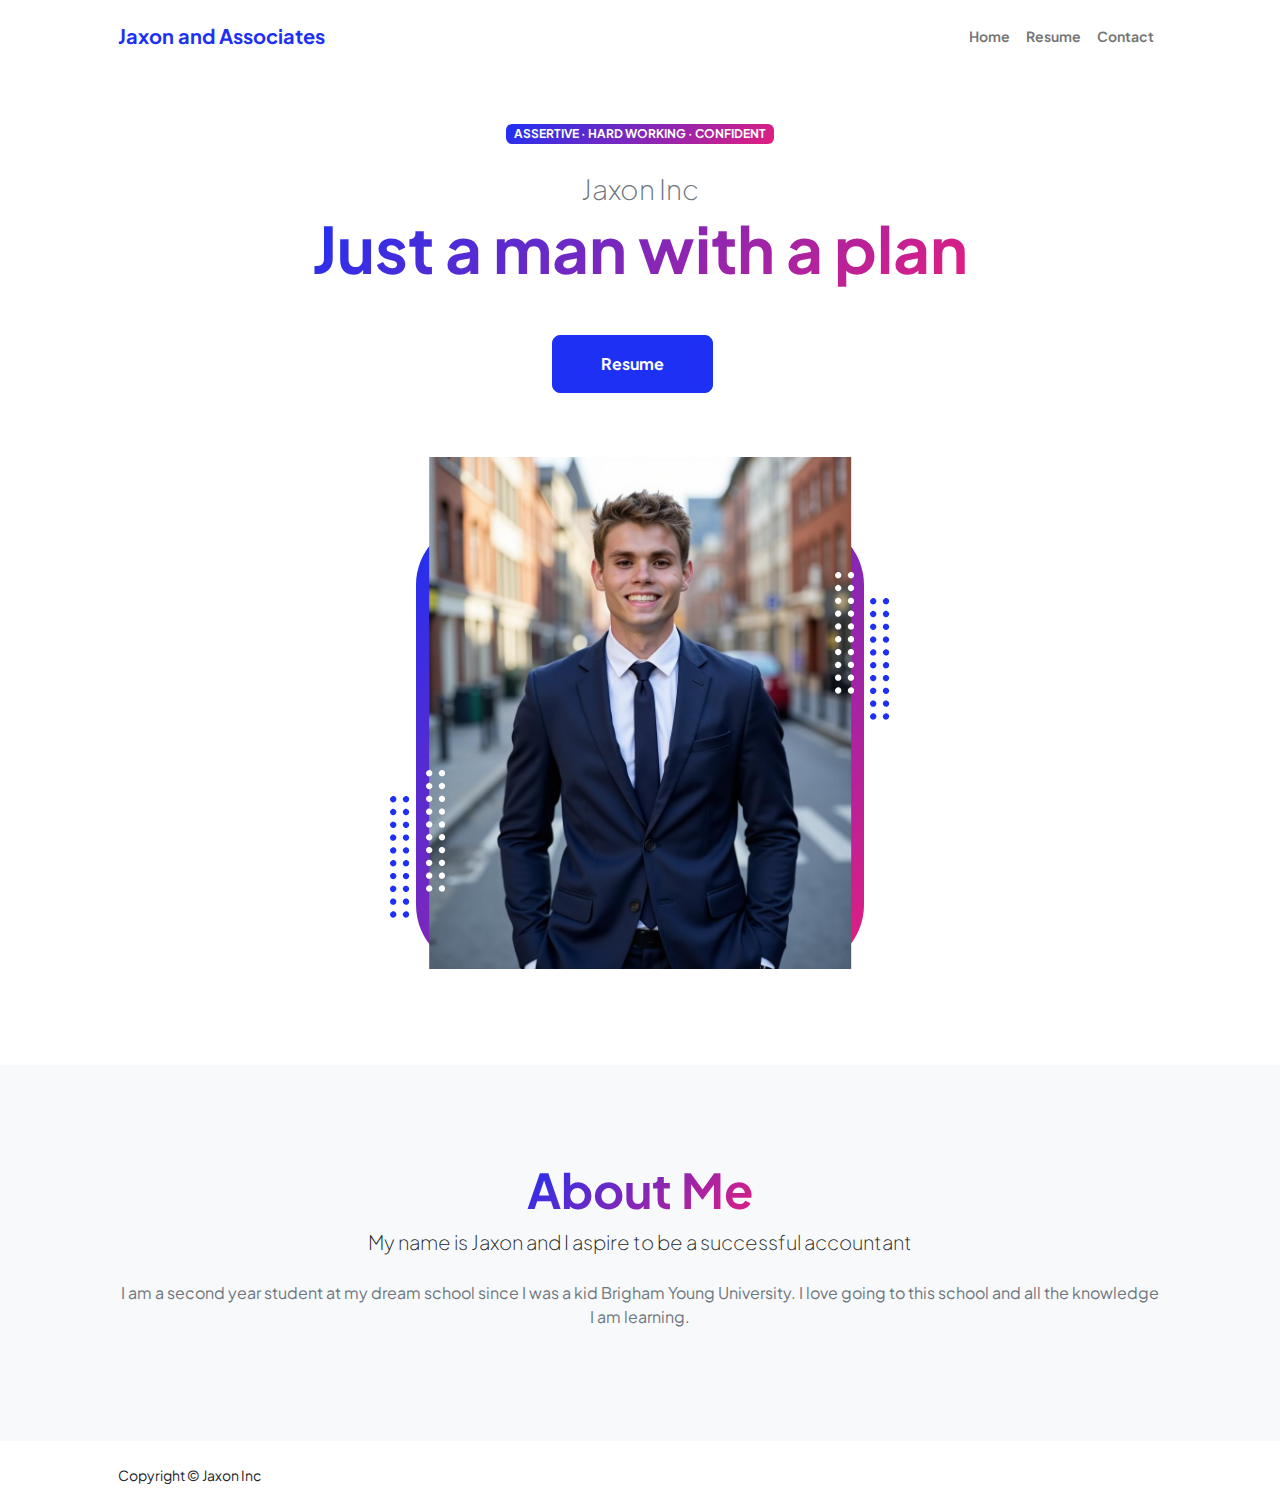
<file: index.html>
<!DOCTYPE html>
<html lang="en">
    <head>
        <meta charset="utf-8" />
        <meta name="viewport" content="width=device-width, initial-scale=1, shrink-to-fit=no" />
        <meta name="description" content="Life of Jaxon" />
        <meta name="author" content="" />
        <title>Jaxon-Resume, BYU Student</title>
        <!-- Favicon-->
        <link rel="icon" type="image/x-icon" href="assets/favicon.ico" />
        <!-- Custom Google font-->
        <link rel="preconnect" href="https://fonts.googleapis.com" />
        <link rel="preconnect" href="https://fonts.gstatic.com" crossorigin />
        <link href="https://fonts.googleapis.com/css2?family=Plus+Jakarta+Sans:wght@100;200;300;400;500;600;700;800;900&amp;display=swap" rel="stylesheet" />
        <!-- Bootstrap icons-->
        <link href="https://cdn.jsdelivr.net/npm/bootstrap-icons@1.8.1/font/bootstrap-icons.css" rel="stylesheet" />
        <!-- Core theme CSS (includes Bootstrap)-->
        <link href="css/styles.css" rel="stylesheet" />
    </head>
    <body class="d-flex flex-column h-100">
        <main class="flex-shrink-0">
            <!-- Navigation-->
            <nav class="navbar navbar-expand-lg navbar-light bg-white py-3">
                <div class="container px-5">
                    <a class="navbar-brand" href="index.html"><span class="fw-bolder text-primary">Jaxon and Associates</span></a>
                    <button class="navbar-toggler" type="button" data-bs-toggle="collapse" data-bs-target="#navbarSupportedContent" aria-controls="navbarSupportedContent" aria-expanded="false" aria-label="Toggle navigation"><span class="navbar-toggler-icon"></span></button>
                    <div class="collapse navbar-collapse" id="navbarSupportedContent">
                        <ul class="navbar-nav ms-auto mb-2 mb-lg-0 small fw-bolder">
                            <li class="nav-item"><a class="nav-link" href="index.html">Home</a></li>
                            <li class="nav-item"><a class="nav-link" href="resume.html">Resume</a></li>
                          
                            <li class="nav-item"><a class="nav-link" href="contact.html">Contact</a></li>
                        </ul>
                    </div>
                </div>
            </nav>
            <!-- Header-->
            <header class="py-5">
                <div class="container px-5 pb-5">
                    <div class="row gx-5 align-items-center">
                        <div class="col-xxl-5">
                            <!-- Header text content-->
                            <div class="text-center text-xxl-start">
                                <div class="badge bg-gradient-primary-to-secondary text-white mb-4"><div class="text-uppercase">Assertive &middot; Hard Working &middot; Confident</div></div>
                                <div class="fs-3 fw-light text-muted">Jaxon Inc</div>
                                <h1 class="display-3 fw-bolder mb-5"><span class="text-gradient d-inline">Just a man with a plan</span></h1>
                                <div class="d-grid gap-3 d-sm-flex justify-content-sm-center justify-content-xxl-start mb-3">
                                    <a class="btn btn-primary btn-lg px-5 py-3 me-sm-3 fs-6 fw-bolder" href="resume.html">Resume</a>
                                   
                                </div>
                            </div>
                        </div>
                        <div class="col-xxl-7">
                            <!-- Header profile picture-->
                            <div class="d-flex justify-content-center mt-5 mt-xxl-0">
                                <div class="profile bg-gradient-primary-to-secondary">
                                    <!-- TIP: For best results, use a photo with a transparent background like the demo example below-->
                                    <!-- Watch a tutorial on how to do this on YouTube (link)-->
                                    <img class="profile-img" src="assets/jaxon.png" alt="..." />
                                    <div class="dots-1">
                                        <!-- SVG Dots-->
                                        <svg version="1.1" xmlns="http://www.w3.org/2000/svg" xmlns:xlink="http://www.w3.org/1999/xlink" x="0px" y="0px" viewBox="0 0 191.6 1215.4" style="enable-background: new 0 0 191.6 1215.4" xml:space="preserve">
                                            <g transform="translate(0.000000,1280.000000) scale(0.100000,-0.100000)">
                                                <path d="M227.7,12788.6c-105-35-200-141-222-248c-43-206,163-412,369-369c155,32,275,190,260,339c-11,105-90,213-190,262        C383.7,12801.6,289.7,12808.6,227.7,12788.6z"></path>
                                                <path d="M1507.7,12788.6c-151-50-253-216-222-362c25-119,136-230,254-255c194-41,395,142,375,339c-11,105-90,213-190,262        C1663.7,12801.6,1569.7,12808.6,1507.7,12788.6z"></path>
                                                <path d="M227.7,11508.6c-105-35-200-141-222-248c-43-206,163-412,369-369c155,32,275,190,260,339c-11,105-90,213-190,262        C383.7,11521.6,289.7,11528.6,227.7,11508.6z"></path>
                                                <path d="M1507.7,11508.6c-151-50-253-216-222-362c25-119,136-230,254-255c194-41,395,142,375,339c-11,105-90,213-190,262        C1663.7,11521.6,1569.7,11528.6,1507.7,11508.6z"></path>
                                                <path d="M227.7,10228.6c-105-35-200-141-222-248c-43-206,163-412,369-369c155,32,275,190,260,339c-11,105-90,213-190,262        C383.7,10241.6,289.7,10248.6,227.7,10228.6z"></path>
                                                <path d="M1507.7,10228.6c-105-35-200-141-222-248c-43-206,163-412,369-369c155,32,275,190,260,339c-11,105-90,213-190,262        C1663.7,10241.6,1569.7,10248.6,1507.7,10228.6z"></path>
                                                <path d="M227.7,8948.6c-105-35-200-141-222-248c-43-206,163-412,369-369c155,32,275,190,260,339c-11,105-90,213-190,262        C383.7,8961.6,289.7,8968.6,227.7,8948.6z"></path>
                                                <path d="M1507.7,8948.6c-105-35-200-141-222-248c-43-206,163-412,369-369c155,32,275,190,260,339c-11,105-90,213-190,262        C1663.7,8961.6,1569.7,8968.6,1507.7,8948.6z"></path>
                                                <path d="M227.7,7668.6c-105-35-200-141-222-248c-43-206,163-412,369-369c155,32,275,190,260,339c-11,105-90,213-190,262        C383.7,7681.6,289.7,7688.6,227.7,7668.6z"></path>
                                                <path d="M1507.7,7668.6c-105-35-200-141-222-248c-43-206,163-412,369-369c155,32,275,190,260,339c-11,105-90,213-190,262        C1663.7,7681.6,1569.7,7688.6,1507.7,7668.6z"></path>
                                                <path d="M227.7,6388.6c-105-35-200-141-222-248c-43-206,163-412,369-369c155,32,275,190,260,339c-11,105-90,213-190,262        C383.7,6401.6,289.7,6408.6,227.7,6388.6z"></path>
                                                <path d="M1507.7,6388.6c-105-35-200-141-222-248c-43-206,163-412,369-369c155,32,275,190,260,339c-11,105-90,213-190,262        C1663.7,6401.6,1569.7,6408.6,1507.7,6388.6z"></path>
                                                <path d="M227.7,5108.6c-105-35-200-141-222-248c-43-206,163-412,369-369c155,32,275,190,260,339c-11,105-90,213-190,262        C383.7,5121.6,289.7,5128.6,227.7,5108.6z"></path>
                                                <path d="M1507.7,5108.6c-105-35-200-141-222-248c-43-206,163-412,369-369c155,32,275,190,260,339c-11,105-90,213-190,262        C1663.7,5121.6,1569.7,5128.6,1507.7,5108.6z"></path>
                                                <path d="M227.7,3828.6c-105-35-200-141-222-248c-43-206,163-412,369-369c155,32,275,190,260,339c-11,105-90,213-190,262        C383.7,3841.6,289.7,3848.6,227.7,3828.6z"></path>
                                                <path d="M1507.7,3828.6c-105-35-200-141-222-248c-43-206,163-412,369-369c155,32,275,190,260,339c-11,105-90,213-190,262        C1663.7,3841.6,1569.7,3848.6,1507.7,3828.6z"></path>
                                                <path d="M227.7,2548.6c-105-35-200-141-222-248c-43-206,163-412,369-369c155,32,275,190,260,339c-11,105-90,213-190,262        C383.7,2561.6,289.7,2568.6,227.7,2548.6z"></path>
                                                <path d="M1507.7,2548.6c-105-35-200-141-222-248c-43-206,163-412,369-369c155,32,275,190,260,339c-11,105-90,213-190,262        C1663.7,2561.6,1569.7,2568.6,1507.7,2548.6z"></path>
                                                <path d="M227.7,1268.6c-105-35-200-141-222-248c-43-206,163-412,369-369c155,32,275,190,260,339c-11,105-90,213-190,262        C383.7,1281.6,289.7,1288.6,227.7,1268.6z"></path>
                                                <path d="M1507.7,1268.6c-105-35-200-141-222-248c-43-206,163-412,369-369c155,32,275,190,260,339c-11,105-90,213-190,262        C1663.7,1281.6,1569.7,1288.6,1507.7,1268.6z"></path>
                                            </g>
                                        </svg>
                                        <!-- END of SVG dots-->
                                    </div>
                                    <div class="dots-2">
                                        <!-- SVG Dots-->
                                        <svg version="1.1" xmlns="http://www.w3.org/2000/svg" xmlns:xlink="http://www.w3.org/1999/xlink" x="0px" y="0px" viewBox="0 0 191.6 1215.4" style="enable-background: new 0 0 191.6 1215.4" xml:space="preserve">
                                            <g transform="translate(0.000000,1280.000000) scale(0.100000,-0.100000)">
                                                <path d="M227.7,12788.6c-105-35-200-141-222-248c-43-206,163-412,369-369c155,32,275,190,260,339c-11,105-90,213-190,262        C383.7,12801.6,289.7,12808.6,227.7,12788.6z"></path>
                                                <path d="M1507.7,12788.6c-151-50-253-216-222-362c25-119,136-230,254-255c194-41,395,142,375,339c-11,105-90,213-190,262        C1663.7,12801.6,1569.7,12808.6,1507.7,12788.6z"></path>
                                                <path d="M227.7,11508.6c-105-35-200-141-222-248c-43-206,163-412,369-369c155,32,275,190,260,339c-11,105-90,213-190,262        C383.7,11521.6,289.7,11528.6,227.7,11508.6z"></path>
                                                <path d="M1507.7,11508.6c-151-50-253-216-222-362c25-119,136-230,254-255c194-41,395,142,375,339c-11,105-90,213-190,262        C1663.7,11521.6,1569.7,11528.6,1507.7,11508.6z"></path>
                                                <path d="M227.7,10228.6c-105-35-200-141-222-248c-43-206,163-412,369-369c155,32,275,190,260,339c-11,105-90,213-190,262        C383.7,10241.6,289.7,10248.6,227.7,10228.6z"></path>
                                                <path d="M1507.7,10228.6c-105-35-200-141-222-248c-43-206,163-412,369-369c155,32,275,190,260,339c-11,105-90,213-190,262        C1663.7,10241.6,1569.7,10248.6,1507.7,10228.6z"></path>
                                                <path d="M227.7,8948.6c-105-35-200-141-222-248c-43-206,163-412,369-369c155,32,275,190,260,339c-11,105-90,213-190,262        C383.7,8961.6,289.7,8968.6,227.7,8948.6z"></path>
                                                <path d="M1507.7,8948.6c-105-35-200-141-222-248c-43-206,163-412,369-369c155,32,275,190,260,339c-11,105-90,213-190,262        C1663.7,8961.6,1569.7,8968.6,1507.7,8948.6z"></path>
                                                <path d="M227.7,7668.6c-105-35-200-141-222-248c-43-206,163-412,369-369c155,32,275,190,260,339c-11,105-90,213-190,262        C383.7,7681.6,289.7,7688.6,227.7,7668.6z"></path>
                                                <path d="M1507.7,7668.6c-105-35-200-141-222-248c-43-206,163-412,369-369c155,32,275,190,260,339c-11,105-90,213-190,262        C1663.7,7681.6,1569.7,7688.6,1507.7,7668.6z"></path>
                                                <path d="M227.7,6388.6c-105-35-200-141-222-248c-43-206,163-412,369-369c155,32,275,190,260,339c-11,105-90,213-190,262        C383.7,6401.6,289.7,6408.6,227.7,6388.6z"></path>
                                                <path d="M1507.7,6388.6c-105-35-200-141-222-248c-43-206,163-412,369-369c155,32,275,190,260,339c-11,105-90,213-190,262        C1663.7,6401.6,1569.7,6408.6,1507.7,6388.6z"></path>
                                                <path d="M227.7,5108.6c-105-35-200-141-222-248c-43-206,163-412,369-369c155,32,275,190,260,339c-11,105-90,213-190,262        C383.7,5121.6,289.7,5128.6,227.7,5108.6z"></path>
                                                <path d="M1507.7,5108.6c-105-35-200-141-222-248c-43-206,163-412,369-369c155,32,275,190,260,339c-11,105-90,213-190,262        C1663.7,5121.6,1569.7,5128.6,1507.7,5108.6z"></path>
                                                <path d="M227.7,3828.6c-105-35-200-141-222-248c-43-206,163-412,369-369c155,32,275,190,260,339c-11,105-90,213-190,262        C383.7,3841.6,289.7,3848.6,227.7,3828.6z"></path>
                                                <path d="M1507.7,3828.6c-105-35-200-141-222-248c-43-206,163-412,369-369c155,32,275,190,260,339c-11,105-90,213-190,262        C1663.7,3841.6,1569.7,3848.6,1507.7,3828.6z"></path>
                                                <path d="M227.7,2548.6c-105-35-200-141-222-248c-43-206,163-412,369-369c155,32,275,190,260,339c-11,105-90,213-190,262        C383.7,2561.6,289.7,2568.6,227.7,2548.6z"></path>
                                                <path d="M1507.7,2548.6c-105-35-200-141-222-248c-43-206,163-412,369-369c155,32,275,190,260,339c-11,105-90,213-190,262        C1663.7,2561.6,1569.7,2568.6,1507.7,2548.6z"></path>
                                                <path d="M227.7,1268.6c-105-35-200-141-222-248c-43-206,163-412,369-369c155,32,275,190,260,339c-11,105-90,213-190,262        C383.7,1281.6,289.7,1288.6,227.7,1268.6z"></path>
                                                <path d="M1507.7,1268.6c-105-35-200-141-222-248c-43-206,163-412,369-369c155,32,275,190,260,339c-11,105-90,213-190,262        C1663.7,1281.6,1569.7,1288.6,1507.7,1268.6z"></path>
                                            </g>
                                        </svg>
                                        <!-- END of SVG dots-->
                                    </div>
                                    <div class="dots-3">
                                        <!-- SVG Dots-->
                                        <svg version="1.1" xmlns="http://www.w3.org/2000/svg" xmlns:xlink="http://www.w3.org/1999/xlink" x="0px" y="0px" viewBox="0 0 191.6 1215.4" style="enable-background: new 0 0 191.6 1215.4" xml:space="preserve">
                                            <g transform="translate(0.000000,1280.000000) scale(0.100000,-0.100000)">
                                                <path d="M227.7,12788.6c-105-35-200-141-222-248c-43-206,163-412,369-369c155,32,275,190,260,339c-11,105-90,213-190,262        C383.7,12801.6,289.7,12808.6,227.7,12788.6z"></path>
                                                <path d="M1507.7,12788.6c-151-50-253-216-222-362c25-119,136-230,254-255c194-41,395,142,375,339c-11,105-90,213-190,262        C1663.7,12801.6,1569.7,12808.6,1507.7,12788.6z"></path>
                                                <path d="M227.7,11508.6c-105-35-200-141-222-248c-43-206,163-412,369-369c155,32,275,190,260,339c-11,105-90,213-190,262        C383.7,11521.6,289.7,11528.6,227.7,11508.6z"></path>
                                                <path d="M1507.7,11508.6c-151-50-253-216-222-362c25-119,136-230,254-255c194-41,395,142,375,339c-11,105-90,213-190,262        C1663.7,11521.6,1569.7,11528.6,1507.7,11508.6z"></path>
                                                <path d="M227.7,10228.6c-105-35-200-141-222-248c-43-206,163-412,369-369c155,32,275,190,260,339c-11,105-90,213-190,262        C383.7,10241.6,289.7,10248.6,227.7,10228.6z"></path>
                                                <path d="M1507.7,10228.6c-105-35-200-141-222-248c-43-206,163-412,369-369c155,32,275,190,260,339c-11,105-90,213-190,262        C1663.7,10241.6,1569.7,10248.6,1507.7,10228.6z"></path>
                                                <path d="M227.7,8948.6c-105-35-200-141-222-248c-43-206,163-412,369-369c155,32,275,190,260,339c-11,105-90,213-190,262        C383.7,8961.6,289.7,8968.6,227.7,8948.6z"></path>
                                                <path d="M1507.7,8948.6c-105-35-200-141-222-248c-43-206,163-412,369-369c155,32,275,190,260,339c-11,105-90,213-190,262        C1663.7,8961.6,1569.7,8968.6,1507.7,8948.6z"></path>
                                                <path d="M227.7,7668.6c-105-35-200-141-222-248c-43-206,163-412,369-369c155,32,275,190,260,339c-11,105-90,213-190,262        C383.7,7681.6,289.7,7688.6,227.7,7668.6z"></path>
                                                <path d="M1507.7,7668.6c-105-35-200-141-222-248c-43-206,163-412,369-369c155,32,275,190,260,339c-11,105-90,213-190,262        C1663.7,7681.6,1569.7,7688.6,1507.7,7668.6z"></path>
                                                <path d="M227.7,6388.6c-105-35-200-141-222-248c-43-206,163-412,369-369c155,32,275,190,260,339c-11,105-90,213-190,262        C383.7,6401.6,289.7,6408.6,227.7,6388.6z"></path>
                                                <path d="M1507.7,6388.6c-105-35-200-141-222-248c-43-206,163-412,369-369c155,32,275,190,260,339c-11,105-90,213-190,262        C1663.7,6401.6,1569.7,6408.6,1507.7,6388.6z"></path>
                                                <path d="M227.7,5108.6c-105-35-200-141-222-248c-43-206,163-412,369-369c155,32,275,190,260,339c-11,105-90,213-190,262        C383.7,5121.6,289.7,5128.6,227.7,5108.6z"></path>
                                                <path d="M1507.7,5108.6c-105-35-200-141-222-248c-43-206,163-412,369-369c155,32,275,190,260,339c-11,105-90,213-190,262        C1663.7,5121.6,1569.7,5128.6,1507.7,5108.6z"></path>
                                                <path d="M227.7,3828.6c-105-35-200-141-222-248c-43-206,163-412,369-369c155,32,275,190,260,339c-11,105-90,213-190,262        C383.7,3841.6,289.7,3848.6,227.7,3828.6z"></path>
                                                <path d="M1507.7,3828.6c-105-35-200-141-222-248c-43-206,163-412,369-369c155,32,275,190,260,339c-11,105-90,213-190,262        C1663.7,3841.6,1569.7,3848.6,1507.7,3828.6z"></path>
                                                <path d="M227.7,2548.6c-105-35-200-141-222-248c-43-206,163-412,369-369c155,32,275,190,260,339c-11,105-90,213-190,262        C383.7,2561.6,289.7,2568.6,227.7,2548.6z"></path>
                                                <path d="M1507.7,2548.6c-105-35-200-141-222-248c-43-206,163-412,369-369c155,32,275,190,260,339c-11,105-90,213-190,262        C1663.7,2561.6,1569.7,2568.6,1507.7,2548.6z"></path>
                                                <path d="M227.7,1268.6c-105-35-200-141-222-248c-43-206,163-412,369-369c155,32,275,190,260,339c-11,105-90,213-190,262        C383.7,1281.6,289.7,1288.6,227.7,1268.6z"></path>
                                                <path d="M1507.7,1268.6c-105-35-200-141-222-248c-43-206,163-412,369-369c155,32,275,190,260,339c-11,105-90,213-190,262        C1663.7,1281.6,1569.7,1288.6,1507.7,1268.6z"></path>
                                            </g>
                                        </svg>
                                        <!-- END of SVG dots-->
                                    </div>
                                    <div class="dots-4">
                                        <!-- SVG Dots-->
                                        <svg version="1.1" xmlns="http://www.w3.org/2000/svg" xmlns:xlink="http://www.w3.org/1999/xlink" x="0px" y="0px" viewBox="0 0 191.6 1215.4" style="enable-background: new 0 0 191.6 1215.4" xml:space="preserve">
                                            <g transform="translate(0.000000,1280.000000) scale(0.100000,-0.100000)">
                                                <path d="M227.7,12788.6c-105-35-200-141-222-248c-43-206,163-412,369-369c155,32,275,190,260,339c-11,105-90,213-190,262        C383.7,12801.6,289.7,12808.6,227.7,12788.6z"></path>
                                                <path d="M1507.7,12788.6c-151-50-253-216-222-362c25-119,136-230,254-255c194-41,395,142,375,339c-11,105-90,213-190,262        C1663.7,12801.6,1569.7,12808.6,1507.7,12788.6z"></path>
                                                <path d="M227.7,11508.6c-105-35-200-141-222-248c-43-206,163-412,369-369c155,32,275,190,260,339c-11,105-90,213-190,262        C383.7,11521.6,289.7,11528.6,227.7,11508.6z"></path>
                                                <path d="M1507.7,11508.6c-151-50-253-216-222-362c25-119,136-230,254-255c194-41,395,142,375,339c-11,105-90,213-190,262        C1663.7,11521.6,1569.7,11528.6,1507.7,11508.6z"></path>
                                                <path d="M227.7,10228.6c-105-35-200-141-222-248c-43-206,163-412,369-369c155,32,275,190,260,339c-11,105-90,213-190,262        C383.7,10241.6,289.7,10248.6,227.7,10228.6z"></path>
                                                <path d="M1507.7,10228.6c-105-35-200-141-222-248c-43-206,163-412,369-369c155,32,275,190,260,339c-11,105-90,213-190,262        C1663.7,10241.6,1569.7,10248.6,1507.7,10228.6z"></path>
                                                <path d="M227.7,8948.6c-105-35-200-141-222-248c-43-206,163-412,369-369c155,32,275,190,260,339c-11,105-90,213-190,262        C383.7,8961.6,289.7,8968.6,227.7,8948.6z"></path>
                                                <path d="M1507.7,8948.6c-105-35-200-141-222-248c-43-206,163-412,369-369c155,32,275,190,260,339c-11,105-90,213-190,262        C1663.7,8961.6,1569.7,8968.6,1507.7,8948.6z"></path>
                                                <path d="M227.7,7668.6c-105-35-200-141-222-248c-43-206,163-412,369-369c155,32,275,190,260,339c-11,105-90,213-190,262        C383.7,7681.6,289.7,7688.6,227.7,7668.6z"></path>
                                                <path d="M1507.7,7668.6c-105-35-200-141-222-248c-43-206,163-412,369-369c155,32,275,190,260,339c-11,105-90,213-190,262        C1663.7,7681.6,1569.7,7688.6,1507.7,7668.6z"></path>
                                                <path d="M227.7,6388.6c-105-35-200-141-222-248c-43-206,163-412,369-369c155,32,275,190,260,339c-11,105-90,213-190,262        C383.7,6401.6,289.7,6408.6,227.7,6388.6z"></path>
                                                <path d="M1507.7,6388.6c-105-35-200-141-222-248c-43-206,163-412,369-369c155,32,275,190,260,339c-11,105-90,213-190,262        C1663.7,6401.6,1569.7,6408.6,1507.7,6388.6z"></path>
                                                <path d="M227.7,5108.6c-105-35-200-141-222-248c-43-206,163-412,369-369c155,32,275,190,260,339c-11,105-90,213-190,262        C383.7,5121.6,289.7,5128.6,227.7,5108.6z"></path>
                                                <path d="M1507.7,5108.6c-105-35-200-141-222-248c-43-206,163-412,369-369c155,32,275,190,260,339c-11,105-90,213-190,262        C1663.7,5121.6,1569.7,5128.6,1507.7,5108.6z"></path>
                                                <path d="M227.7,3828.6c-105-35-200-141-222-248c-43-206,163-412,369-369c155,32,275,190,260,339c-11,105-90,213-190,262        C383.7,3841.6,289.7,3848.6,227.7,3828.6z"></path>
                                                <path d="M1507.7,3828.6c-105-35-200-141-222-248c-43-206,163-412,369-369c155,32,275,190,260,339c-11,105-90,213-190,262        C1663.7,3841.6,1569.7,3848.6,1507.7,3828.6z"></path>
                                                <path d="M227.7,2548.6c-105-35-200-141-222-248c-43-206,163-412,369-369c155,32,275,190,260,339c-11,105-90,213-190,262        C383.7,2561.6,289.7,2568.6,227.7,2548.6z"></path>
                                                <path d="M1507.7,2548.6c-105-35-200-141-222-248c-43-206,163-412,369-369c155,32,275,190,260,339c-11,105-90,213-190,262        C1663.7,2561.6,1569.7,2568.6,1507.7,2548.6z"></path>
                                                <path d="M227.7,1268.6c-105-35-200-141-222-248c-43-206,163-412,369-369c155,32,275,190,260,339c-11,105-90,213-190,262        C383.7,1281.6,289.7,1288.6,227.7,1268.6z"></path>
                                                <path d="M1507.7,1268.6c-105-35-200-141-222-248c-43-206,163-412,369-369c155,32,275,190,260,339c-11,105-90,213-190,262        C1663.7,1281.6,1569.7,1288.6,1507.7,1268.6z"></path>
                                            </g>
                                        </svg>
                                        <!-- END of SVG dots-->
                                    </div>
                                </div>
                            </div>
                        </div>
                    </div>
                </div>
            </header>
            <!-- About Section-->
            <section class="bg-light py-5">
                <div class="container px-5">
                    <div class="row gx-5 justify-content-center">
                        <div class="col-xxl-8">
                            <div class="text-center my-5">
                                <h2 class="display-5 fw-bolder"><span class="text-gradient d-inline">About Me</span></h2>
                                <p class="lead fw-light mb-4">My name is Jaxon and I aspire to be a successful accountant</p>
                                <p class="text-muted">I am a second year student at my dream school since I was a kid Brigham Young University. I love going to this school and all the knowledge I am learning.</p>
                                <div class="d-flex justify-content-center fs-2 gap-4">
                                   
                                 
                                </div>
                            </div>
                        </div>
                    </div>
                </div>
            </section>
        </main>
        <!-- Footer-->
        <footer class="bg-white py-4 mt-auto">
            <div class="container px-5">
                <div class="row align-items-center justify-content-between flex-column flex-sm-row">
                    <div class="col-auto"><div class="small m-0">Copyright &copy; Jaxon Inc</div></div>
                    <div class="col-auto">
                       
                    </div>
                </div>
            </div>
        </footer>
        <!-- Bootstrap core JS-->
        <script src="https://cdn.jsdelivr.net/npm/bootstrap@5.2.3/dist/js/bootstrap.bundle.min.js"></script>
        <!-- Core theme JS-->
        <script src="js/scripts.js"></script>
    </body>
</html>
</file>
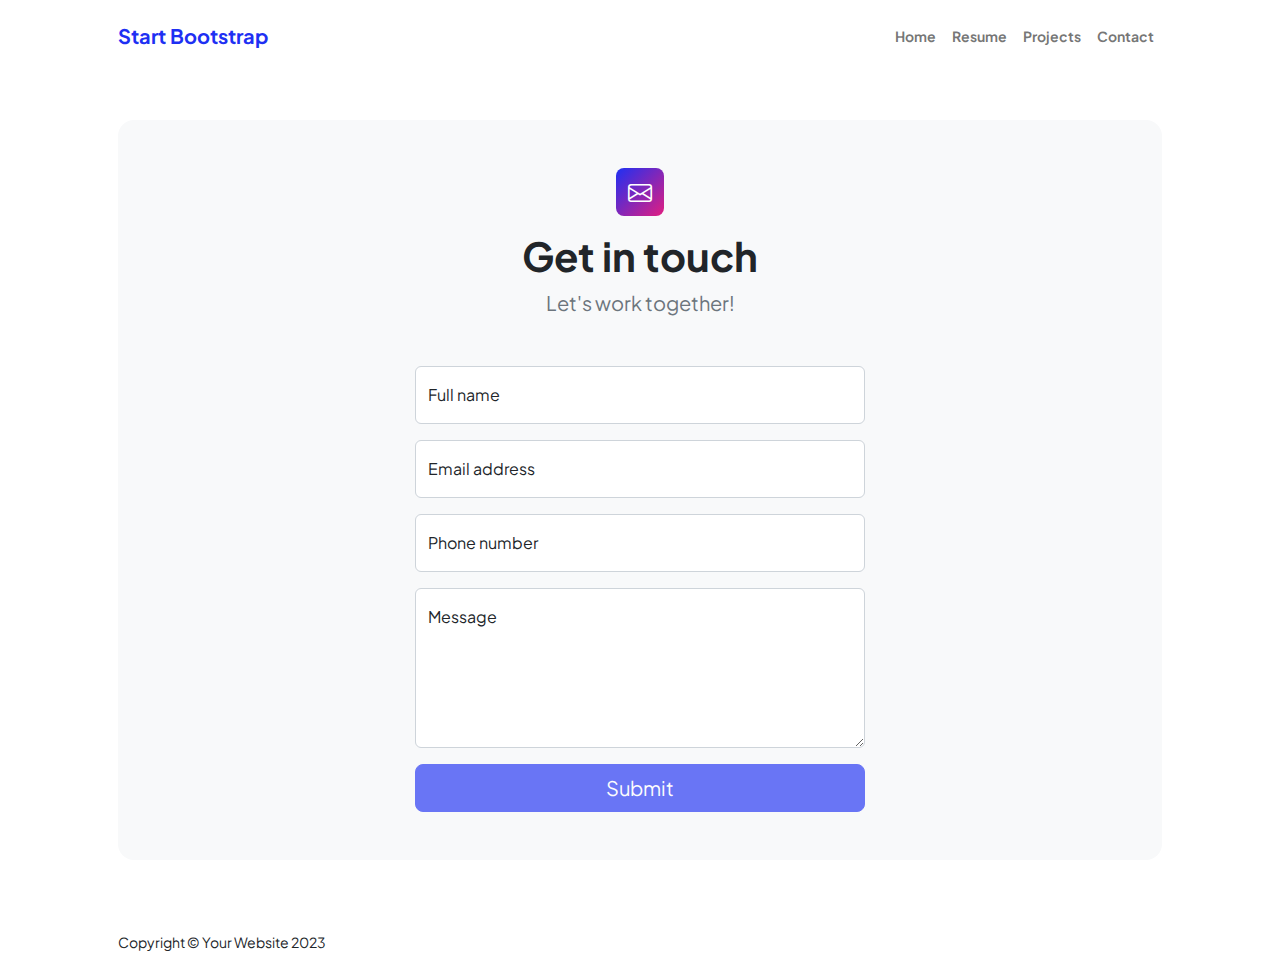
<file: contact.html>
<!DOCTYPE html>
<html lang="en">
    <head>
        <meta charset="utf-8" />
        <meta name="viewport" content="width=device-width, initial-scale=1, shrink-to-fit=no" />
        <meta name="description" content />
        <meta name="author" content />
        <title>Modern Business - Start Bootstrap Template</title>
        <!-- Favicon-->
        <link rel="icon" type="image/x-icon" href="assets/favicon.ico" />
        <!-- Custom Google font-->
        <link rel="preconnect" href="https://fonts.googleapis.com" />
        <link rel="preconnect" href="https://fonts.gstatic.com" crossorigin />
        <link href="https://fonts.googleapis.com/css2?family=Plus+Jakarta+Sans:wght@100;200;300;400;500;600;700;800;900&amp;display=swap" rel="stylesheet" />
        <!-- Bootstrap icons-->
        <link href="https://cdn.jsdelivr.net/npm/bootstrap-icons@1.8.1/font/bootstrap-icons.css" rel="stylesheet" />
        <!-- Core theme CSS (includes Bootstrap)-->
        <link href="css/styles.css" rel="stylesheet" />
    </head>
    <body class="d-flex flex-column">
        <main class="flex-shrink-0">
            <!-- Navigation-->
            <nav class="navbar navbar-expand-lg navbar-light bg-white py-3">
                <div class="container px-5">
                    <a class="navbar-brand" href="index.html"><span class="fw-bolder text-primary">Start Bootstrap</span></a>
                    <button class="navbar-toggler" type="button" data-bs-toggle="collapse" data-bs-target="#navbarSupportedContent" aria-controls="navbarSupportedContent" aria-expanded="false" aria-label="Toggle navigation"><span class="navbar-toggler-icon"></span></button>
                    <div class="collapse navbar-collapse" id="navbarSupportedContent">
                        <ul class="navbar-nav ms-auto mb-2 mb-lg-0 small fw-bolder">
                            <li class="nav-item"><a class="nav-link" href="index.html">Home</a></li>
                            <li class="nav-item"><a class="nav-link" href="resume.html">Resume</a></li>
                            <li class="nav-item"><a class="nav-link" href="projects.html">Projects</a></li>
                            <li class="nav-item"><a class="nav-link" href="contact.html">Contact</a></li>
                        </ul>
                    </div>
                </div>
            </nav>
            <!-- Page content-->
            <section class="py-5">
                <div class="container px-5">
                    <!-- Contact form-->
                    <div class="bg-light rounded-4 py-5 px-4 px-md-5">
                        <div class="text-center mb-5">
                            <div class="feature bg-primary bg-gradient-primary-to-secondary text-white rounded-3 mb-3"><i class="bi bi-envelope"></i></div>
                            <h1 class="fw-bolder">Get in touch</h1>
                            <p class="lead fw-normal text-muted mb-0">Let's work together!</p>
                        </div>
                        <div class="row gx-5 justify-content-center">
                            <div class="col-lg-8 col-xl-6">
                                <!-- * * * * * * * * * * * * * * *-->
                                <!-- * * SB Forms Contact Form * *-->
                                <!-- * * * * * * * * * * * * * * *-->
                                <!-- This form is pre-integrated with SB Forms.-->
                                <!-- To make this form functional, sign up at-->
                                <!-- https://startbootstrap.com/solution/contact-forms-->
                                <!-- to get an API token!-->
                                <form id="contactForm" data-sb-form-api-token="API_TOKEN">
                                    <!-- Name input-->
                                    <div class="form-floating mb-3">
                                        <input class="form-control" id="name" type="text" placeholder="Enter your name..." data-sb-validations="required" />
                                        <label for="name">Full name</label>
                                        <div class="invalid-feedback" data-sb-feedback="name:required">A name is required.</div>
                                    </div>
                                    <!-- Email address input-->
                                    <div class="form-floating mb-3">
                                        <input class="form-control" id="email" type="email" placeholder="name@example.com" data-sb-validations="required,email" />
                                        <label for="email">Email address</label>
                                        <div class="invalid-feedback" data-sb-feedback="email:required">An email is required.</div>
                                        <div class="invalid-feedback" data-sb-feedback="email:email">Email is not valid.</div>
                                    </div>
                                    <!-- Phone number input-->
                                    <div class="form-floating mb-3">
                                        <input class="form-control" id="phone" type="tel" placeholder="(123) 456-7890" data-sb-validations="required" />
                                        <label for="phone">Phone number</label>
                                        <div class="invalid-feedback" data-sb-feedback="phone:required">A phone number is required.</div>
                                    </div>
                                    <!-- Message input-->
                                    <div class="form-floating mb-3">
                                        <textarea class="form-control" id="message" type="text" placeholder="Enter your message here..." style="height: 10rem" data-sb-validations="required"></textarea>
                                        <label for="message">Message</label>
                                        <div class="invalid-feedback" data-sb-feedback="message:required">A message is required.</div>
                                    </div>
                                    <!-- Submit success message-->
                                    <!---->
                                    <!-- This is what your users will see when the form-->
                                    <!-- has successfully submitted-->
                                    <div class="d-none" id="submitSuccessMessage">
                                        <div class="text-center mb-3">
                                            <div class="fw-bolder">Form submission successful!</div>
                                            To activate this form, sign up at
                                            <br />
                                            <a href="https://startbootstrap.com/solution/contact-forms">https://startbootstrap.com/solution/contact-forms</a>
                                        </div>
                                    </div>
                                    <!-- Submit error message-->
                                    <!---->
                                    <!-- This is what your users will see when there is-->
                                    <!-- an error submitting the form-->
                                    <div class="d-none" id="submitErrorMessage"><div class="text-center text-danger mb-3">Error sending message!</div></div>
                                    <!-- Submit Button-->
                                    <div class="d-grid"><button class="btn btn-primary btn-lg disabled" id="submitButton" type="submit">Submit</button></div>
                                </form>
                            </div>
                        </div>
                    </div>
                </div>
            </section>
        </main>
        <!-- Footer-->
        <footer class="bg-white py-4 mt-auto">
            <div class="container px-5">
                <div class="row align-items-center justify-content-between flex-column flex-sm-row">
                    <div class="col-auto"><div class="small m-0">Copyright &copy; Your Website 2023</div></div>
                    <div class="col-auto">
                      
                    </div>
                </div>
            </div>
        </footer>
        <!-- Bootstrap core JS-->
        <script src="https://cdn.jsdelivr.net/npm/bootstrap@5.2.3/dist/js/bootstrap.bundle.min.js"></script>
        <!-- Core theme JS-->
        <script src="js/scripts.js"></script>
        <!-- * * * * * * * * * * * * * * * * * * * * * * * * * * * * * * * * * * * * * * * *-->
        <!-- * *                               SB Forms JS                               * *-->
        <!-- * * Activate your form at https://startbootstrap.com/solution/contact-forms * *-->
        <!-- * * * * * * * * * * * * * * * * * * * * * * * * * * * * * * * * * * * * * * * *-->
        <script src="https://cdn.startbootstrap.com/sb-forms-latest.js"></script>
    </body>
</html>
</file>
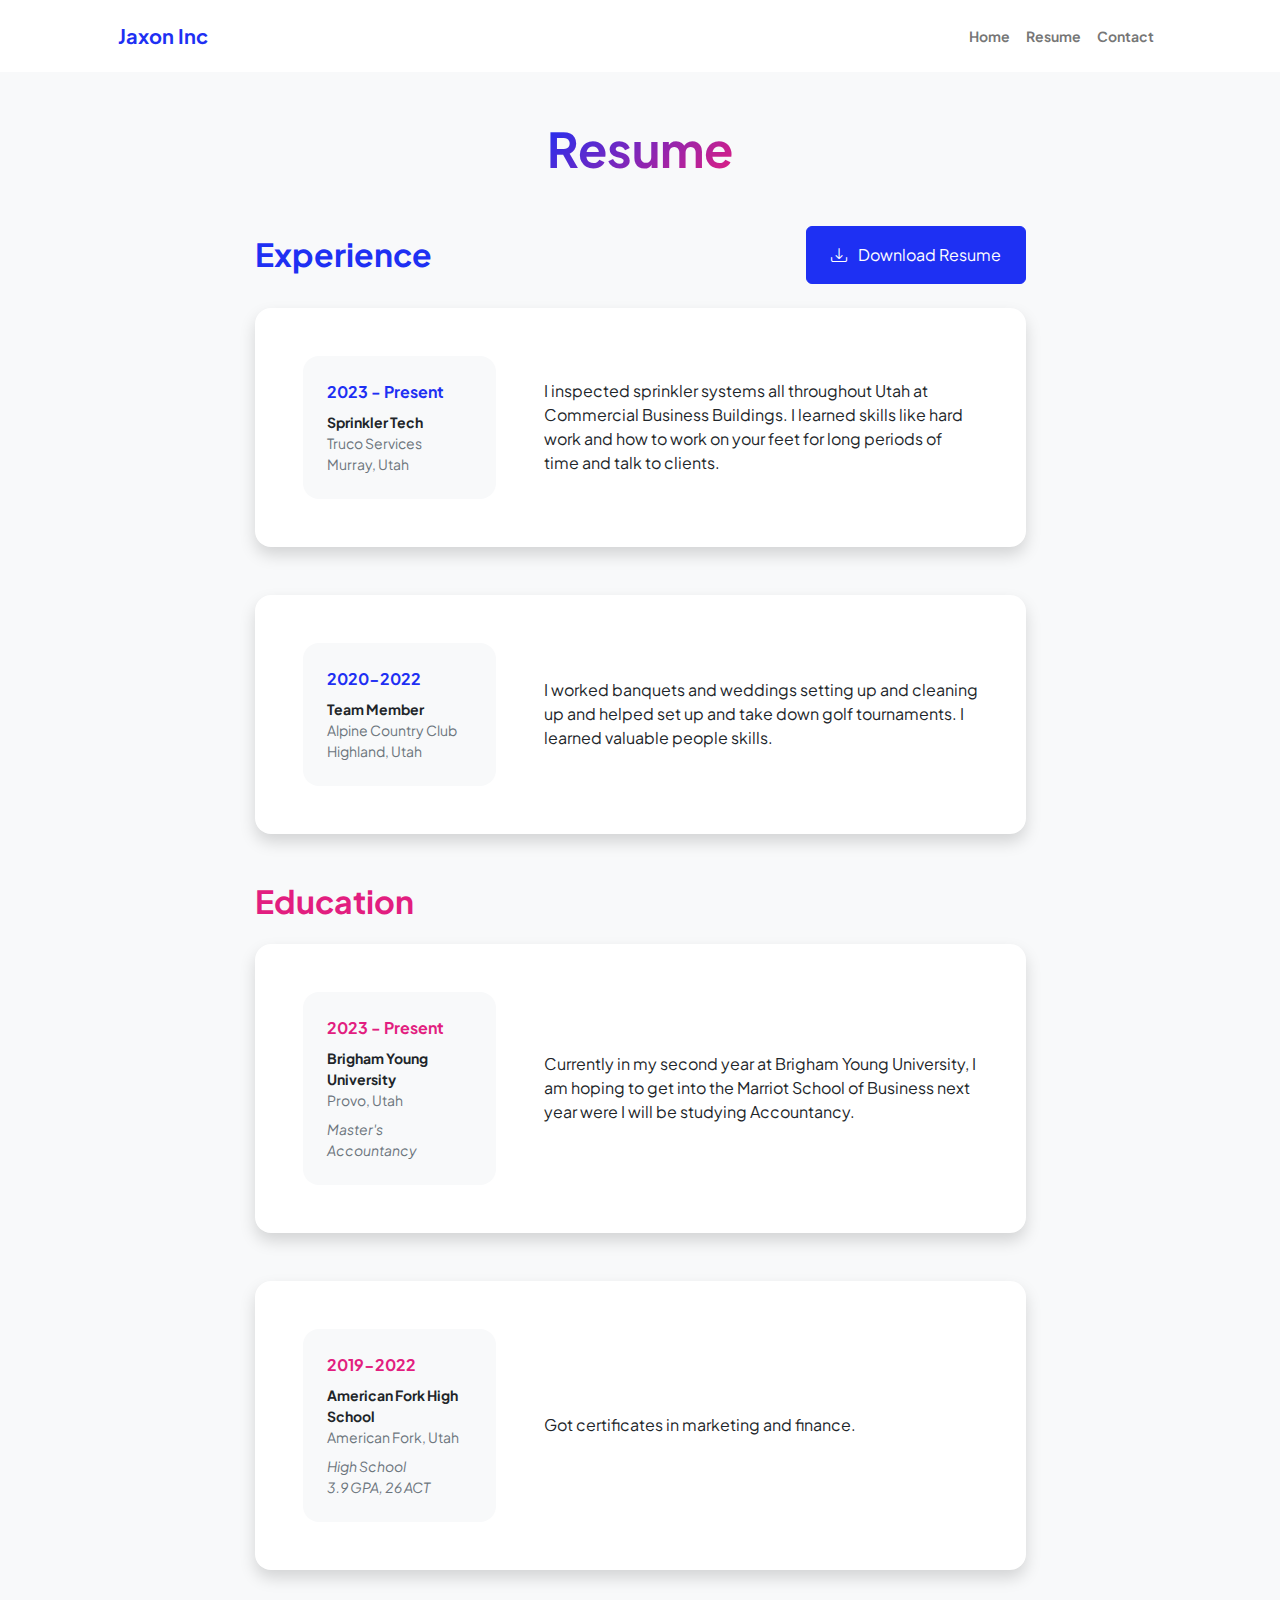
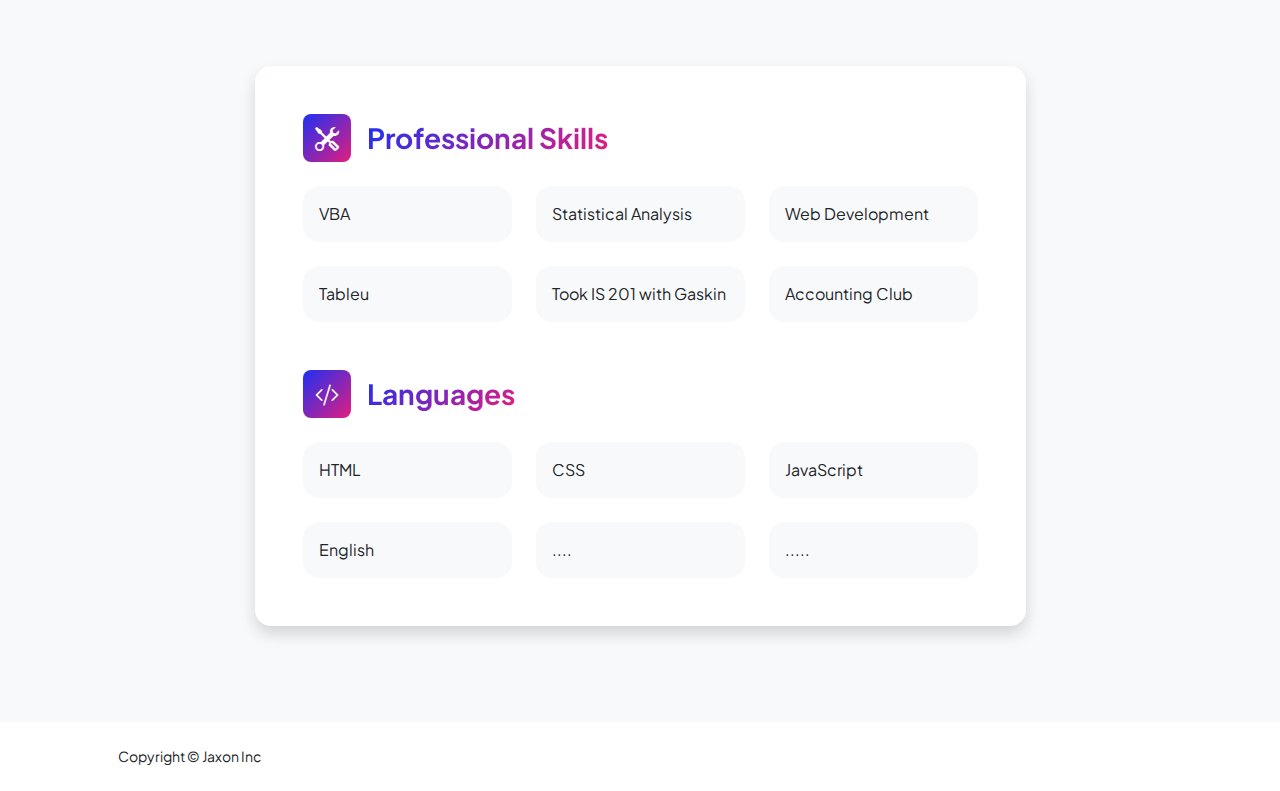
<file: resume.html>
<!DOCTYPE html>
<html lang="en">
    <head>
        <meta charset="utf-8" />
        <meta name="viewport" content="width=device-width, initial-scale=1, shrink-to-fit=no" />
        <meta name="description" content="" />
        <meta name="author" content="" />
        <title>Personal - Start Bootstrap Template</title>
        <!-- Favicon-->
        <link rel="icon" type="image/x-icon" href="assets/favicon.ico" />
        <!-- Custom Google font-->
        <link rel="preconnect" href="https://fonts.googleapis.com" />
        <link rel="preconnect" href="https://fonts.gstatic.com" crossorigin />
        <link href="https://fonts.googleapis.com/css2?family=Plus+Jakarta+Sans:wght@100;200;300;400;500;600;700;800;900&amp;display=swap" rel="stylesheet" />
        <!-- Bootstrap icons-->
        <link href="https://cdn.jsdelivr.net/npm/bootstrap-icons@1.8.1/font/bootstrap-icons.css" rel="stylesheet" />
        <!-- Core theme CSS (includes Bootstrap)-->
        <link href="css/styles.css" rel="stylesheet" />
    </head>
    <body class="d-flex flex-column h-100 bg-light">
        <main class="flex-shrink-0">
            <!-- Navigation-->
            <nav class="navbar navbar-expand-lg navbar-light bg-white py-3">
                <div class="container px-5">
                    <a class="navbar-brand" href="index.html"><span class="fw-bolder text-primary">Jaxon Inc</span></a>
                    <button class="navbar-toggler" type="button" data-bs-toggle="collapse" data-bs-target="#navbarSupportedContent" aria-controls="navbarSupportedContent" aria-expanded="false" aria-label="Toggle navigation"><span class="navbar-toggler-icon"></span></button>
                    <div class="collapse navbar-collapse" id="navbarSupportedContent">
                        <ul class="navbar-nav ms-auto mb-2 mb-lg-0 small fw-bolder">
                            <li class="nav-item"><a class="nav-link" href="index.html">Home</a></li>
                            <li class="nav-item"><a class="nav-link" href="resume.html">Resume</a></li>
                        
                            <li class="nav-item"><a class="nav-link" href="contact.html">Contact</a></li>
                        </ul>
                    </div>
                </div>
            </nav>
            <!-- Page Content-->
            <div class="container px-5 my-5">
                <div class="text-center mb-5">
                    <h1 class="display-5 fw-bolder mb-0"><span class="text-gradient d-inline">Resume</span></h1>
                </div>
                <div class="row gx-5 justify-content-center">
                    <div class="col-lg-11 col-xl-9 col-xxl-8">
                        <!-- Experience Section-->
                        <section>
                            <div class="d-flex align-items-center justify-content-between mb-4">
                                <h2 class="text-primary fw-bolder mb-0">Experience</h2>
                                <!-- Download resume button-->
                                <!-- Note: Set the link href target to a PDF file within your project-->
                                <a class="btn btn-primary px-4 py-3" href="#!">
                                    <div class="d-inline-block bi bi-download me-2"></div>
                                    Download Resume
                                </a>
                            </div>
                            <!-- Experience Card 1-->
                            <div class="card shadow border-0 rounded-4 mb-5">
                                <div class="card-body p-5">
                                    <div class="row align-items-center gx-5">
                                        <div class="col text-center text-lg-start mb-4 mb-lg-0">
                                            <div class="bg-light p-4 rounded-4">
                                                <div class="text-primary fw-bolder mb-2">2023 - Present</div>
                                                <div class="small fw-bolder">Sprinkler Tech</div>
                                                <div class="small text-muted">Truco Services</div>
                                                <div class="small text-muted">Murray, Utah</div>
                                            </div>
                                        </div>
                                        <div class="col-lg-8"><div>I inspected sprinkler systems all throughout Utah at Commercial Business Buildings. I learned skills like hard work and how to work on your feet for long periods of time and talk to clients. </div></div>
                                    </div>
                                </div>
                            </div>
                            <!-- Experience Card 2-->
                            <div class="card shadow border-0 rounded-4 mb-5">
                                <div class="card-body p-5">
                                    <div class="row align-items-center gx-5">
                                        <div class="col text-center text-lg-start mb-4 mb-lg-0">
                                            <div class="bg-light p-4 rounded-4">
                                                <div class="text-primary fw-bolder mb-2">2020-2022</div>
                                                <div class="small fw-bolder">Team Member</div>
                                                <div class="small text-muted">Alpine Country Club</div>
                                                <div class="small text-muted">Highland, Utah </div>
                                            </div>
                                        </div>
                                        <div class="col-lg-8"><div>I worked banquets and weddings setting up and cleaning up and helped set up and take down golf tournaments. I learned valuable people skills.</div></div>
                                    </div>
                                </div>
                            </div>
                        </section>
                        <!-- Education Section-->
                        <section>
                            <h2 class="text-secondary fw-bolder mb-4">Education</h2>
                            <!-- Education Card 1-->
                            <div class="card shadow border-0 rounded-4 mb-5">
                                <div class="card-body p-5">
                                    <div class="row align-items-center gx-5">
                                        <div class="col text-center text-lg-start mb-4 mb-lg-0">
                                            <div class="bg-light p-4 rounded-4">
                                                <div class="text-secondary fw-bolder mb-2">2023 - Present</div>
                                                <div class="mb-2">
                                                    <div class="small fw-bolder">Brigham Young University</div>
                                                    <div class="small text-muted">Provo, Utah</div>
                                                </div>
                                                <div class="fst-italic">
                                                    <div class="small text-muted">Master's</div>
                                                    <div class="small text-muted">Accountancy</div>
                                                </div>
                                            </div>
                                        </div>
                                        <div class="col-lg-8"><div>Currently in my second year at Brigham Young University, I am hoping to get into the Marriot School of Business next year were I will be studying Accountancy.</div></div>
                                    </div>
                                </div>
                            </div>
                            <!-- Education Card 2-->
                            <div class="card shadow border-0 rounded-4 mb-5">
                                <div class="card-body p-5">
                                    <div class="row align-items-center gx-5">
                                        <div class="col text-center text-lg-start mb-4 mb-lg-0">
                                            <div class="bg-light p-4 rounded-4">
                                                <div class="text-secondary fw-bolder mb-2">2019-2022</div>
                                                <div class="mb-2">
                                                    <div class="small fw-bolder">American Fork High School</div>
                                                    <div class="small text-muted">American Fork, Utah</div>
                                                </div>
                                                <div class="fst-italic">
                                                    <div class="small text-muted">High School</div>
                                                    <div class="small text-muted">3.9 GPA, 26 ACT</div>
                                                </div>
                                            </div>
                                        </div>
                                        <div class="col-lg-8"><div>Got certificates in marketing and finance.</div></div>
                                    </div>
                                </div>
                            </div>
                        </section>
                        <!-- Divider-->
                        <div class="pb-5"></div>
                        <!-- Skills Section-->
                        <section>
                            <!-- Skillset Card-->
                            <div class="card shadow border-0 rounded-4 mb-5">
                                <div class="card-body p-5">
                                    <!-- Professional skills list-->
                                    <div class="mb-5">
                                        <div class="d-flex align-items-center mb-4">
                                            <div class="feature bg-primary bg-gradient-primary-to-secondary text-white rounded-3 me-3"><i class="bi bi-tools"></i></div>
                                            <h3 class="fw-bolder mb-0"><span class="text-gradient d-inline">Professional Skills</span></h3>
                                        </div>
                                        <div class="row row-cols-1 row-cols-md-3 mb-4">
                                            <div class="col mb-4 mb-md-0"><div class="d-flex align-items-center bg-light rounded-4 p-3 h-100">VBA</div></div>
                                            <div class="col mb-4 mb-md-0"><div class="d-flex align-items-center bg-light rounded-4 p-3 h-100">Statistical Analysis</div></div>
                                            <div class="col"><div class="d-flex align-items-center bg-light rounded-4 p-3 h-100">Web Development</div></div>
                                        </div>
                                        <div class="row row-cols-1 row-cols-md-3">
                                            <div class="col mb-4 mb-md-0"><div class="d-flex align-items-center bg-light rounded-4 p-3 h-100">Tableu</div></div>
                                            <div class="col mb-4 mb-md-0"><div class="d-flex align-items-center bg-light rounded-4 p-3 h-100">Took IS 201 with Gaskin</div></div>
                                            <div class="col"><div class="d-flex align-items-center bg-light rounded-4 p-3 h-100">Accounting Club</div></div>
                                        </div>
                                    </div>
                                    <!-- Languages list-->
                                    <div class="mb-0">
                                        <div class="d-flex align-items-center mb-4">
                                            <div class="feature bg-primary bg-gradient-primary-to-secondary text-white rounded-3 me-3"><i class="bi bi-code-slash"></i></div>
                                            <h3 class="fw-bolder mb-0"><span class="text-gradient d-inline">Languages</span></h3>
                                        </div>
                                        <div class="row row-cols-1 row-cols-md-3 mb-4">
                                            <div class="col mb-4 mb-md-0"><div class="d-flex align-items-center bg-light rounded-4 p-3 h-100">HTML</div></div>
                                            <div class="col mb-4 mb-md-0"><div class="d-flex align-items-center bg-light rounded-4 p-3 h-100">CSS</div></div>
                                            <div class="col"><div class="d-flex align-items-center bg-light rounded-4 p-3 h-100">JavaScript</div></div>
                                        </div>
                                        <div class="row row-cols-1 row-cols-md-3">
                                            <div class="col mb-4 mb-md-0"><div class="d-flex align-items-center bg-light rounded-4 p-3 h-100">English</div></div>
                                            <div class="col mb-4 mb-md-0"><div class="d-flex align-items-center bg-light rounded-4 p-3 h-100">....</div></div>
                                            <div class="col"><div class="d-flex align-items-center bg-light rounded-4 p-3 h-100">.....</div></div>
                                        </div>
                                    </div>
                                </div>
                            </div>
                        </section>
                    </div>
                </div>
            </div>
        </main>
        <!-- Footer-->
        <footer class="bg-white py-4 mt-auto">
            <div class="container px-5">
                <div class="row align-items-center justify-content-between flex-column flex-sm-row">
                    <div class="col-auto"><div class="small m-0">Copyright &copy; Jaxon Inc</div></div>
                    <div class="col-auto">
                        
                    </div>
                </div>
            </div>
        </footer>
        <!-- Bootstrap core JS-->
        <script src="https://cdn.jsdelivr.net/npm/bootstrap@5.2.3/dist/js/bootstrap.bundle.min.js"></script>
        <!-- Core theme JS-->
        <script src="js/scripts.js"></script>
    </body>
</html>
</file>
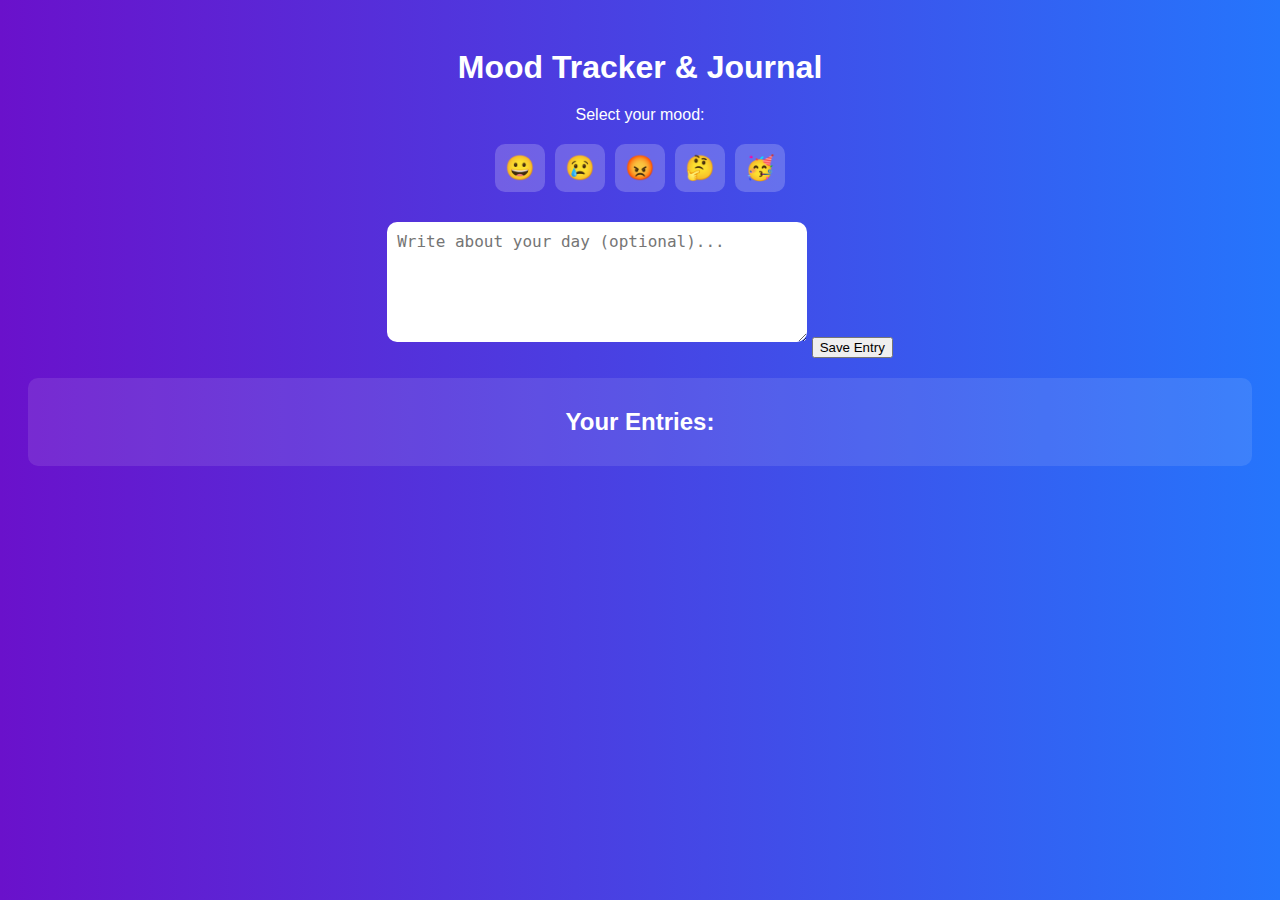
<file: webapp.html>
<!DOCTYPE html>
<html lang="en">
<head>
  <meta charset="UTF-8">
  <meta name="viewport" content="width=device-width, initial-scale=1.0">
  <title>Mood Tracker</title>
  <style>
    body {
      font-family: Arial, sans-serif;
      background: linear-gradient(to right, #6a11cb, #2575fc);
      color: white;
      text-align: center;
      padding: 20px;
    }
    h1 {
      margin-bottom: 20px;
    }
    .mood-options {
      display: flex;
      justify-content: center;
      gap: 10px;
      margin: 20px 0;
    }
    .mood-options button {
      font-size: 24px;
      padding: 10px;
      border: none;
      border-radius: 10px;
      cursor: pointer;
      background: rgba(255, 255, 255, 0.2);
      color: white;
    }
    .mood-options button:hover {
      background: rgba(255, 255, 255, 0.4);
    }
    textarea {
      width: 90%;
      max-width: 400px;
      height: 100px;
      margin: 10px 0;
      border-radius: 10px;
      border: none;
      padding: 10px;
      font-size: 16px;
    }
    .log {
      margin-top: 20px;
      background: rgba(255, 255, 255, 0.1);
      padding: 10px;
      border-radius: 10px;
    }
    .log-entry {
      margin-bottom: 10px;
      text-align: left;
    }
  </style>
</head>
<body>
  <h1>Mood Tracker & Journal</h1>
  <p>Select your mood:</p>
  <div class="mood-options">
    <button onclick="logMood('😀')">😀</button>
    <button onclick="logMood('😢')">😢</button>
    <button onclick="logMood('😡')">😡</button>
    <button onclick="logMood('🤔')">🤔</button>
    <button onclick="logMood('🥳')">🥳</button>
  </div>
  <textarea id="journal-entry" placeholder="Write about your day (optional)..."></textarea>
  <button onclick="saveEntry()">Save Entry</button>
  <div class="log" id="log-container">
    <h2>Your Entries:</h2>
  </div>

  <script>
    // Load saved entries
    document.addEventListener('DOMContentLoaded', loadEntries);

    function logMood(mood) {
      document.getElementById('journal-entry').value = `Mood: ${mood}\n` + document.getElementById('journal-entry').value;
    }

    function saveEntry() {
      const entry = document.getElementById('journal-entry').value.trim();
      if (!entry) return alert('Please write something or select a mood.');
      
      const logContainer = document.getElementById('log-container');
      const logEntry = document.createElement('div');
      logEntry.classList.add('log-entry');
      logEntry.textContent = `${new Date().toLocaleString()}: ${entry}`;
      logContainer.appendChild(logEntry);
      
      saveToStorage(logEntry.textContent);
      document.getElementById('journal-entry').value = ''; // Clear textarea
    }

    function saveToStorage(entry) {
      const entries = JSON.parse(localStorage.getItem('moodEntries')) || [];
      entries.push(entry);
      localStorage.setItem('moodEntries', JSON.stringify(entries));
    }

    function loadEntries() {
      const entries = JSON.parse(localStorage.getItem('moodEntries')) || [];
      const logContainer = document.getElementById('log-container');
      entries.forEach(entry => {
        const logEntry = document.createElement('div');
        logEntry.classList.add('log-entry');
        logEntry.textContent = entry;
        logContainer.appendChild(logEntry);
      });
    }
  </script>
</body>
</html>
</file>
